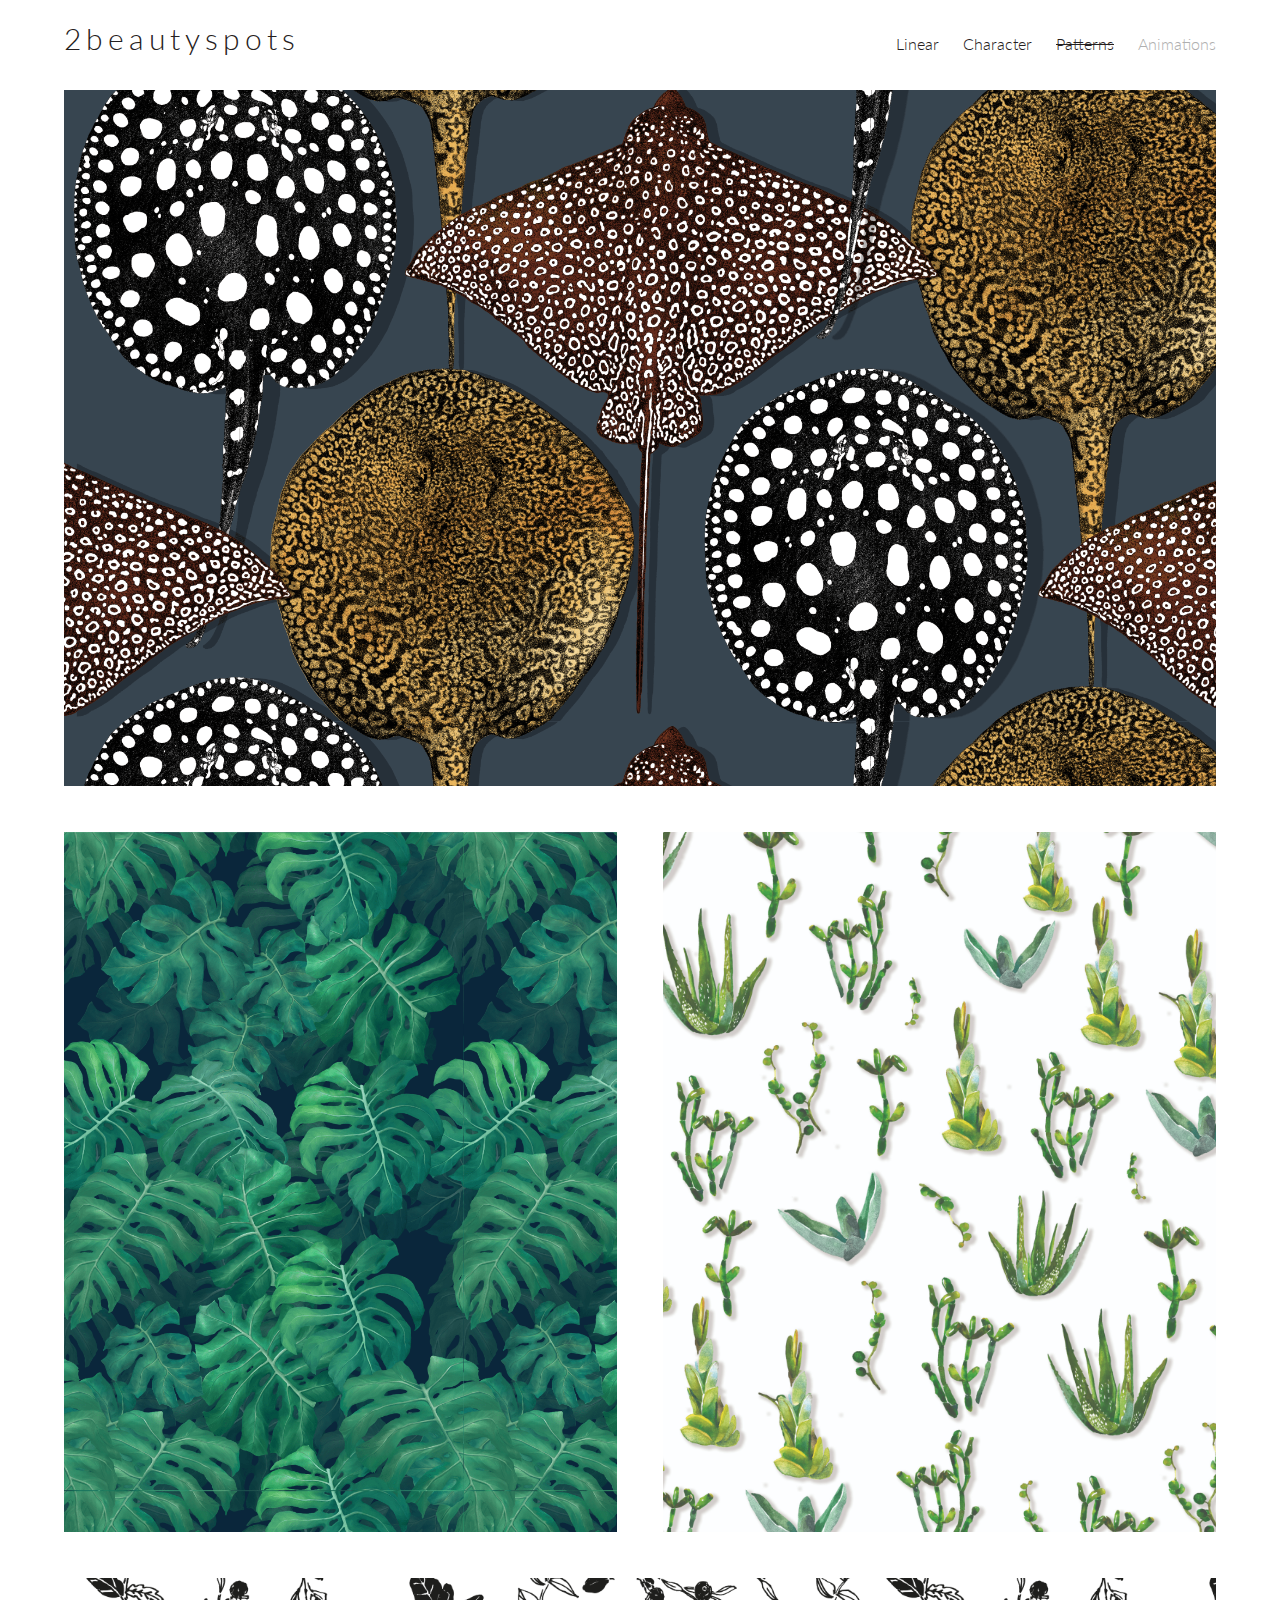
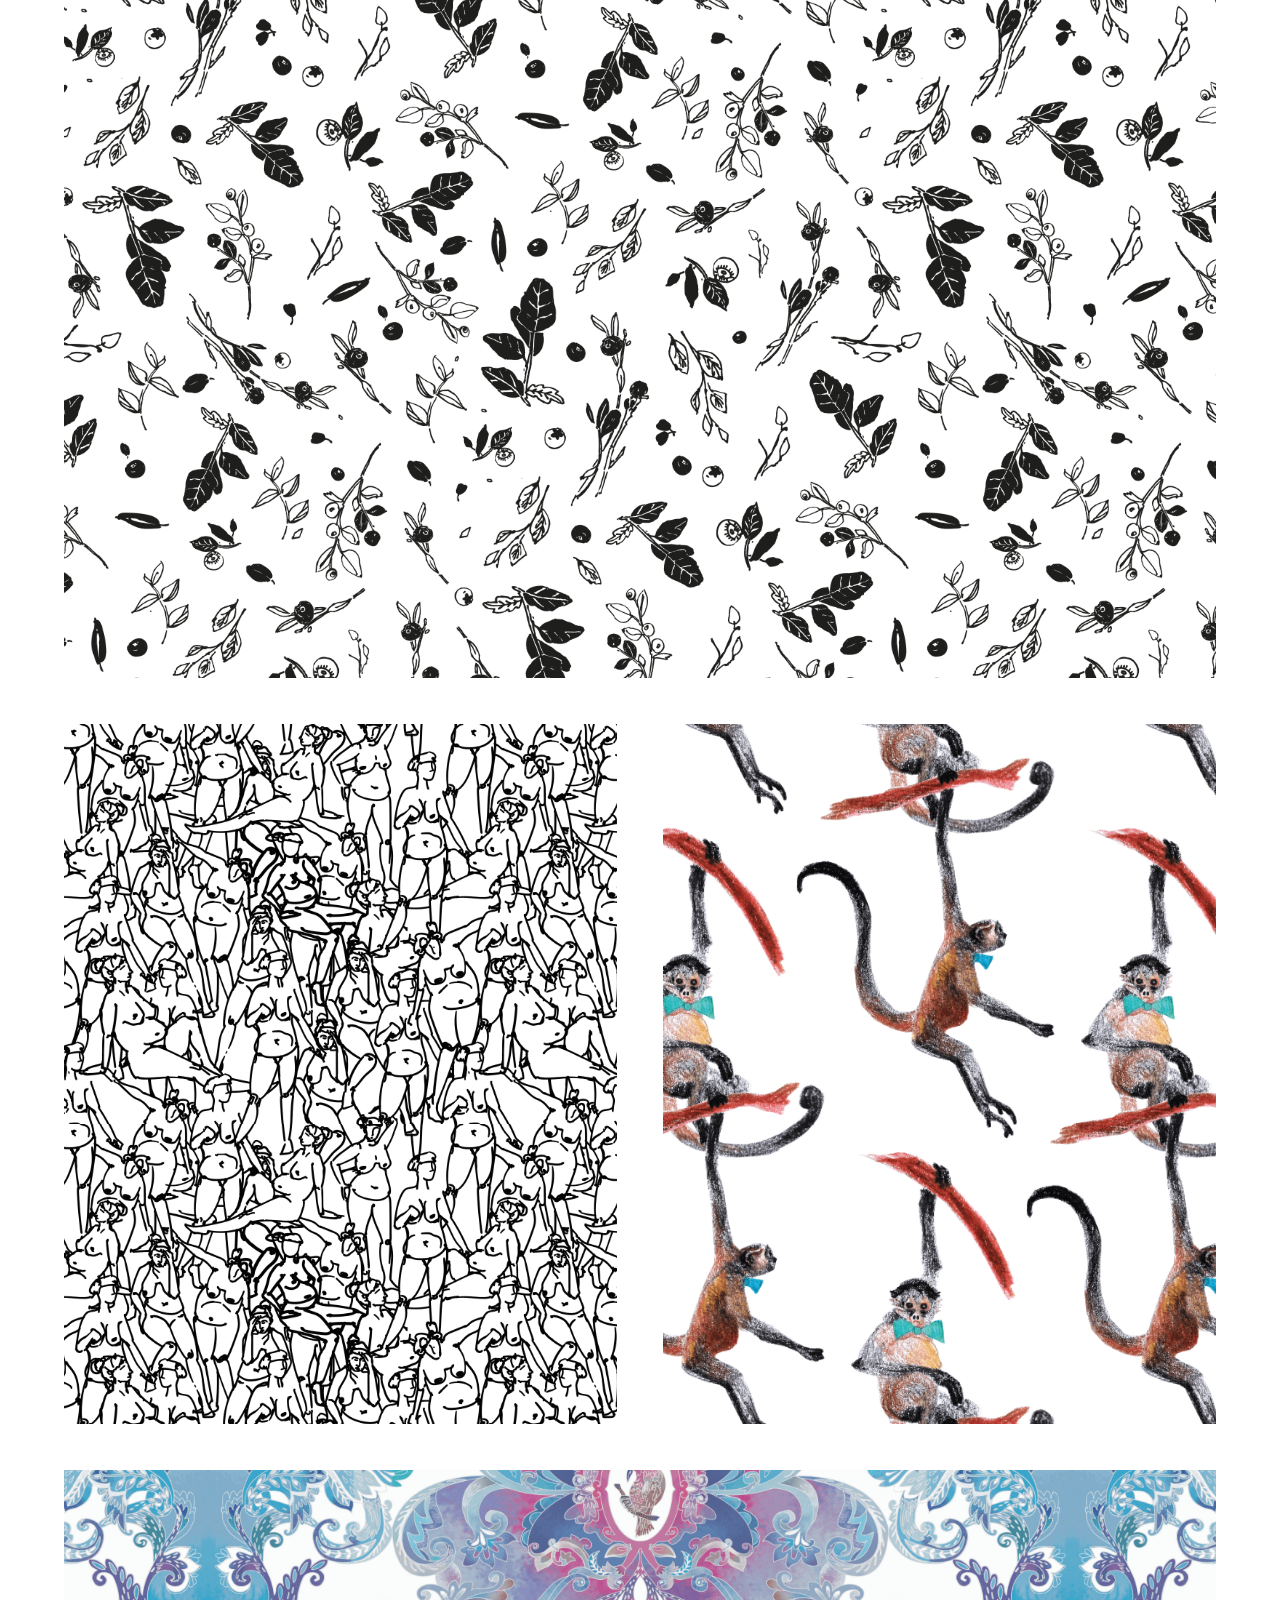
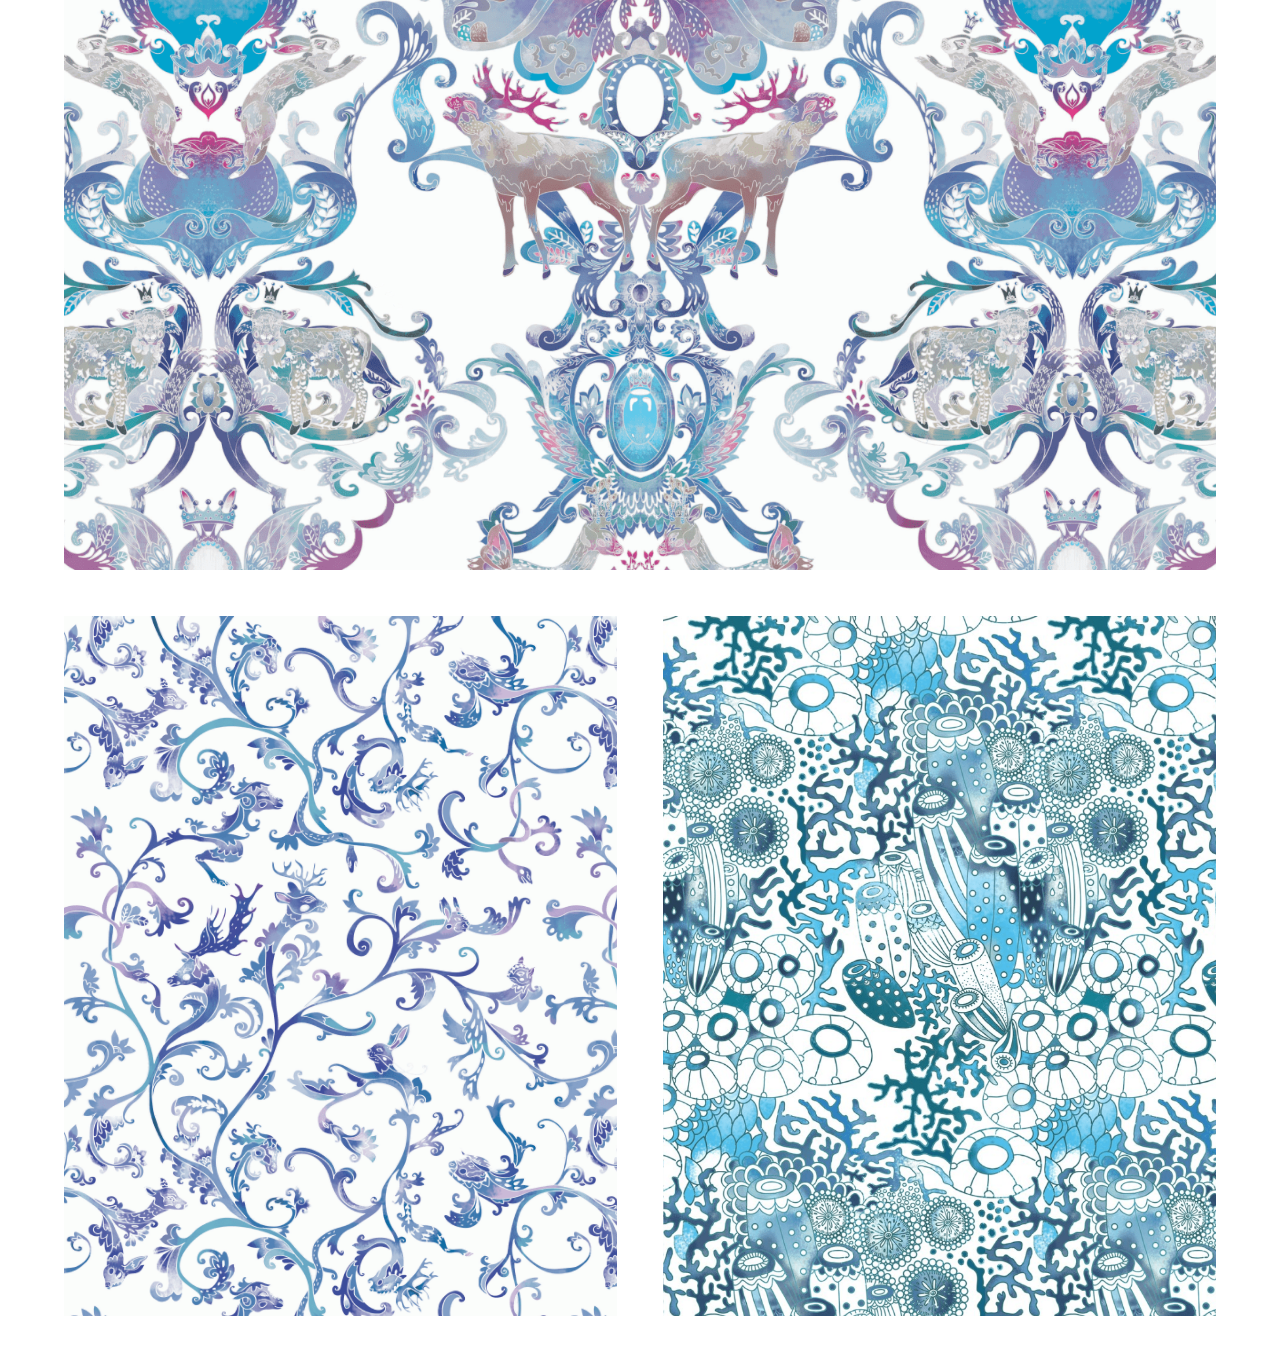
<file: patterns.html>
<!DOCTYPE html>
<html lang="en">
<head>

	<meta charset="UTF-8">
	<meta name="viewport" content="width=device-width, initial-scale=1">

<!-- LINKS -->

  <link rel="stylesheet" href="css/main.css">
  <script src="js/jquery-3.5.1.min.js"></script>
  <script src='js/jquery.zoom.js'></script>
  <script src="js/main.js"></script>

	<title>2beautyspots</title>

</head>

<!-- BODY -->
<body>

<!-- MENU -->

<div class="container">

<div class="popover" id="menu">
 <div class = 'content'>
  <a href="#" class="close"></a>
   <div class = 'nav'>
    <ul class = 'nav_list'>

      <div class = 'nav_list_item'>
    <li><a href="index.html">Linear</a></li>
      </div>
     <div class = 'nav_list_item'>
    <li><a href="solid.html">Character</a></li>
      </div>
    <div class = 'nav_list_item'>
    <li><a href="#">Patterns</a></li>
      </div>

<!--     <div class = 'nav_list_item'>
    <li><a href="#">Animations</a></li>
      </div> -->

  </ul>
  </div>
 </div>
 </div>
 </div>

<!-- HEADER -->

<div class="header">
  <h1 class="headline">2beautyspots</h1>

  <div class="menu">

    <a href="#menu" class="popupmenu">Menu</a>

    <span>
      <a href="index.html" class="text-menu">Linear</a>
      <a href="solid.html" class="text-menu">Character</a>
      <a href="#" class="text-menu" style="text-decoration: line-through;">Patterns</a>
      <a href="#" class="text-menu" style="color: #afafaf;">Animations</a>
    </span>
  </div>
</div>

<div class="wrap">

 <!-- 3 IMAGES - Section 1 -->

  <div class="image one">
    <div class="zoom">
    <div class="bg" id="skate" style="background-image: url(img/patterns/p-1.png);    background-size: 1280px;"></div>
      <img class="image-single" src="img/patterns/p-1.png" >
    </div>
  </div>

  <div class="wimages">
    <div class="image double">
      <div class="zoom">
      <div class="bg" style="background-image: url(img/patterns/p-2.png);    background-size: 400px;"></div>
        <img class="image-double" src="img/patterns/p-2.png" width='800'>
      </div>
    </div>


    <div class="image double">
      <div class="zoom">
        <div class="bg" style="background-image: url(img/patterns/p-11.png);   background-size: 800px; background-position: 70% center;"></div>
        <img class="image-double" src="img/patterns/p-11.png" width='800'>
      </div>
    </div>
  </div>

 <!-- 3 IMAGES - Section 2 -->

  <div class="image one">
    <div class="zoom">
      <div class="bg" style="background-image: url(img/patterns/p-6.png);"></div>
      <img class="image-single" src="img/patterns/p-6.png" width='800'>
    </div>
  </div>

  <div class="wimages">
    <div class="image double">
      <div class="zoom">
        <div class="bg" id="girls" style="background-image: url(img/patterns/p-4.png);    background-size: 400px;"></div>
        <img class="image-double" src="img/patterns/p-4.png" width='800'>
      </div>
    </div>

    <div class="image double">
      <div class="zoom">
        <div class="bg" style="background-image: url(img/patterns/p-3.png);    background-size: 460px;"></div>
        <img class="image-double" src="img/patterns/p-3.png" width='800'>
      </div>
    </div>
  </div>

 <!-- 3 IMAGES - Section 3 -->

  <div class="image one">
    <div class="zoom">
      <div class="bg" style="background-image: url(img/patterns/p-7.png);   background-size: 150%;     background-position: 93% -114%;"></div>
      <img class="image-single" src="img/patterns/p-7.png" >
    </div>
  </div>

  <div class="wimages">
    <div class="image double">
      <div class="zoom">
        <div class="bg" id="floral" style="background-image: url(img/patterns/p-8.png);    background-size: 1000px;"></div>
        <img class="image-double" src="img/patterns/p-8.png" width='800'>
      </div>
    </div>

    <div class="image double">
      <div class="zoom">
        <div class="bg" id="corral" style="background-image: url(img/patterns/p-9.png);    background-size: 720px;"></div>
        <img class="image-double" src="img/patterns/p-9.png" width='800'>
      </div>
    </div>
  </div>

</div>


<script>

</script>
</body>
</html>
</file>
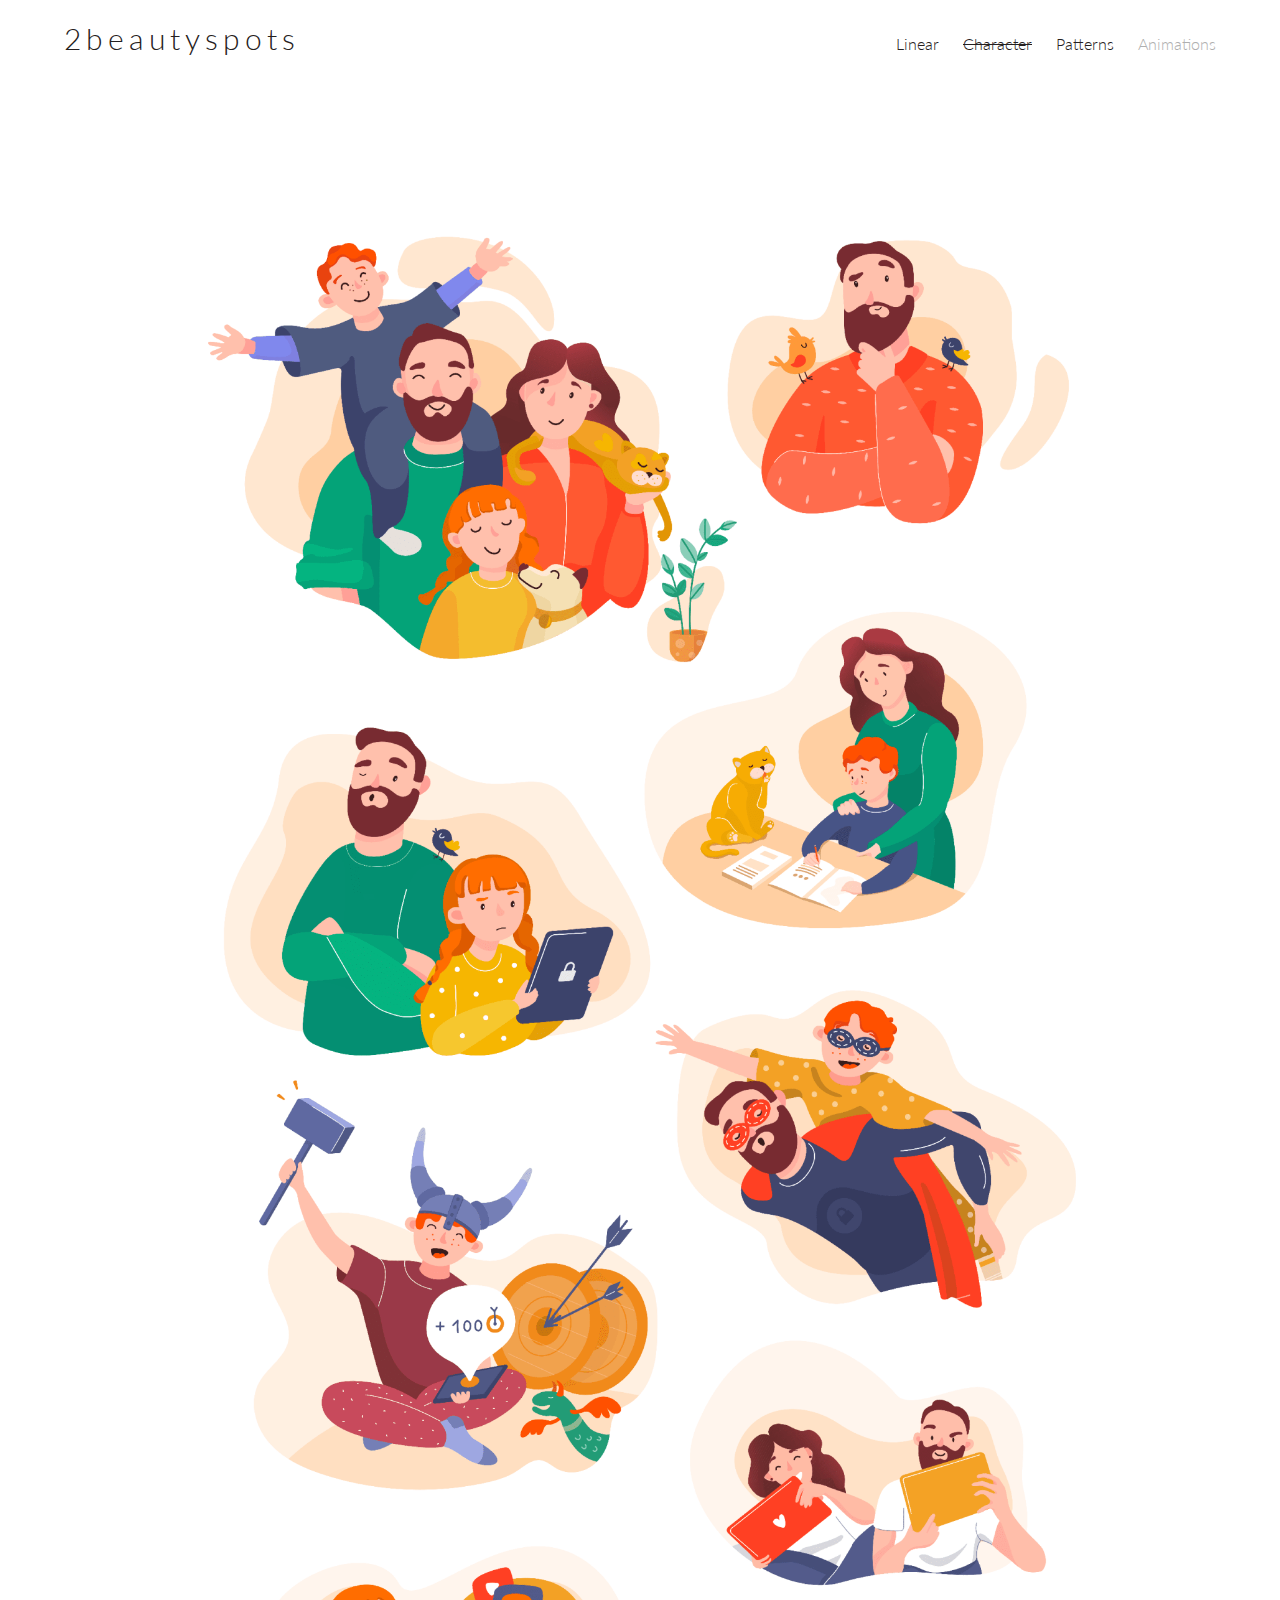
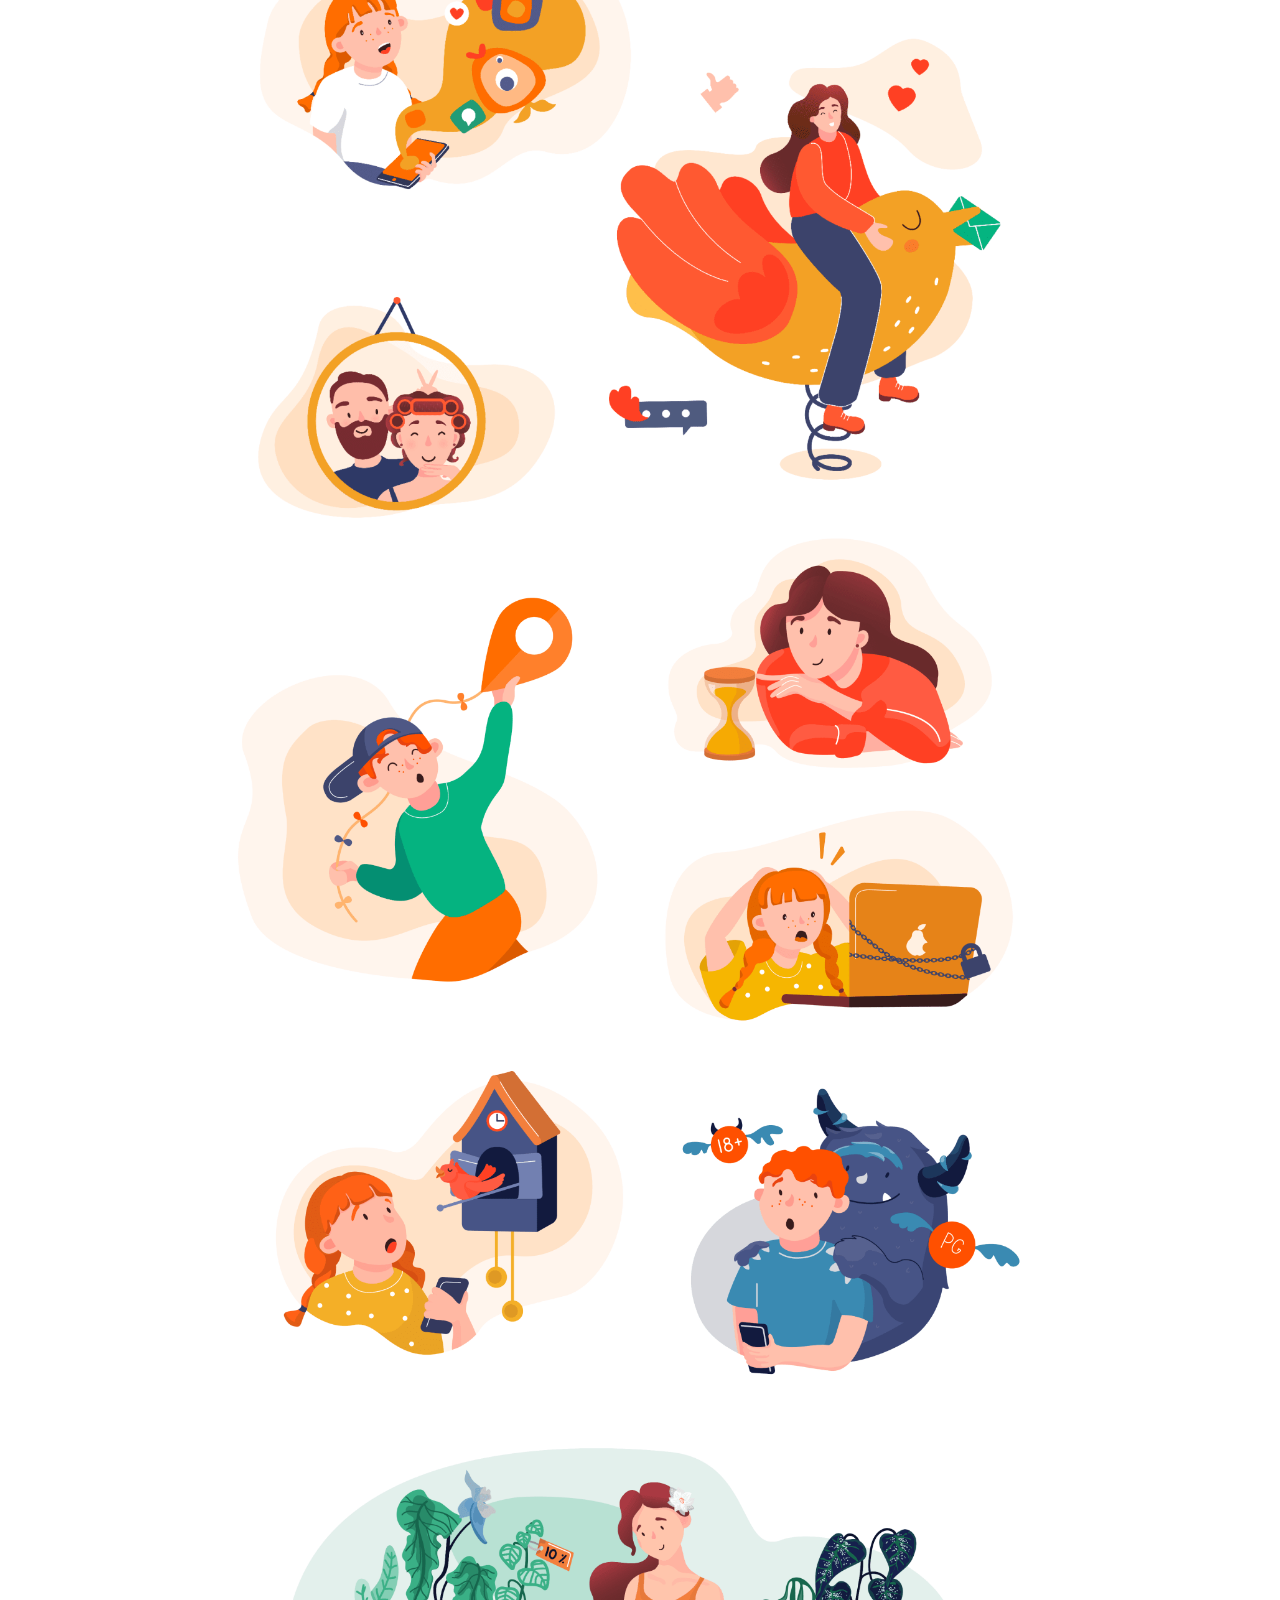
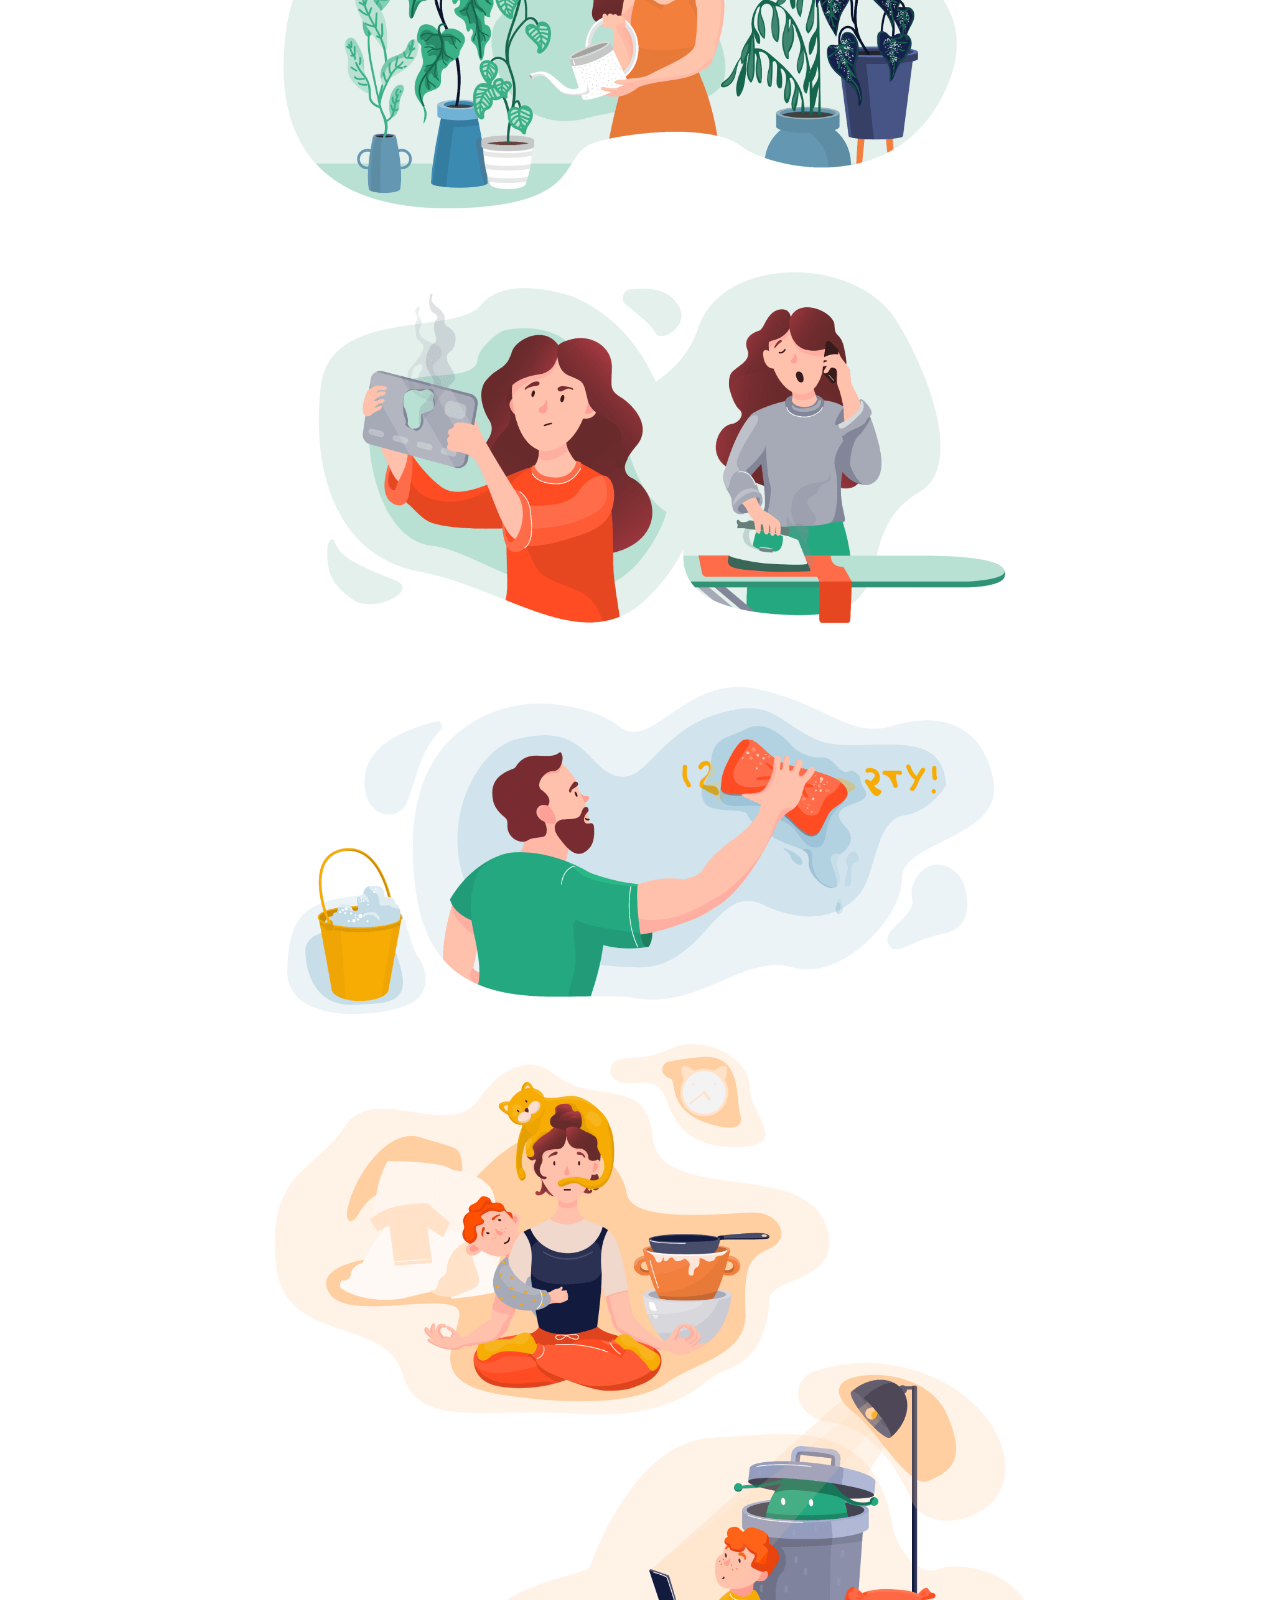
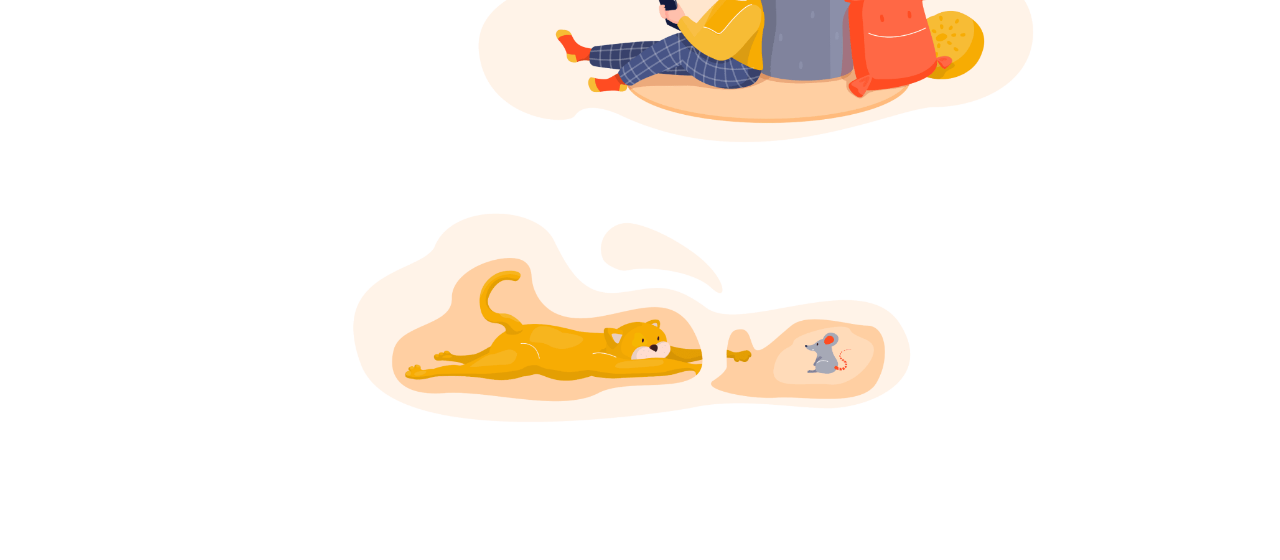
<file: solid.html>
<!DOCTYPE html>
<html lang="en">
<head>

	<meta charset="UTF-8">
	<meta name="viewport" content="width=device-width, initial-scale=1">

<!-- LINKS -->

  <link rel="stylesheet" href="css/main.css">
  <script src="js/jquery-3.5.1.min.js"></script>
  <script src='js/jquery.zoom.js'></script>
  <script src="js/main.js"></script>

	<title>2beautyspots</title>

</head>

<!-- BODY -->
<body>

<!-- MENU -->

<div class="container">

<div class="popover" id="menu">
 <div class = 'content'>
  <a href="#" class="close"></a>
   <div class = 'nav'>
    <ul class = 'nav_list'>

      <div class = 'nav_list_item'>
    <li><a href="index.html">Linear</a></li>
      </div>
     <div class = 'nav_list_item'>
    <li><a href="#">Character</a></li>
      </div>
    <div class = 'nav_list_item'>
    <li><a href="patterns.html">Patterns</a></li>
      </div>

 <!--    <div class = 'nav_list_item'>
    <li><a href="#">Animations</a></li>
      </div> -->

  </ul>
  </div>
 </div>
 </div>
 </div>

 <div class="header">
  <h1 class="headline">2beautyspots</h1>
  <div class="menu">

  <a href="#menu" class="popupmenu">Menu</a>

    <span>
      <a href="index.html" class="text-menu">Linear</a>
      <a href="solid.html" class="text-menu" style="text-decoration: line-through;">Character</a>
      <a href="patterns.html" class="text-menu">Patterns</a>
      <a href="#" class="text-menu" style="color: #afafaf;">Animations</a>
    </span>
  </div>
</div>

<div class="wrap-solid">

  <div class="image-solid">
    <div class="">
      <img class="image-single" src="img/solid/k-blocks-01.png" width='100%'>
    </div>
  </div>

  <div class="image-solid">
    <div class="">
      <img class="image-double" src="img/solid/k-blocks-02.png" width='100%'>
    </div>
  </div>

  <div class="image-solid">
    <div class="">
      <img class="image-double" src="img/solid/k-blocks-03.png" width='100%'>
    </div>
  </div>

  <div class="image-solid">
    <div class="">
      <img class="image-single" src="img/solid/k-blocks-04.png"  width='100%'>
    </div>
  </div>


</div>


<script>

</script>
</body>
</html>
</file>
<file: css/main.css>
@import url('https://fonts.googleapis.com/css2?family=Lato:wght@100;300;400&display=swap');

*{-webkit-tap-highlight-color: transparent;}

body,p,hr,h1,h2,h3,h4,h5{
  margin: 0;
  padding: 0;
  box-sizing: border-box;
}

body{
  background: white;
  font-family: tahoma;
  padding: 0;
  margin: 0;
  -webkit-font-smoothing: antialiased;
  text-rendering: optimizeLegibility!important;
}

a{text-decoration: none;}
a:link {
  color: #252020;
  background-color: transparent;
  text-decoration: none;
}
a:visited {
  color: #252020;
  background-color: transparent;
  text-decoration: none;
}

a:hover {
  color: #252020;
  background-color: transparent;
  text-decoration: underline;
}

a:active {
  color: #252020;
  background-color: transparent;
  text-decoration: underline;
}

.header{
  position: fixed;
  top: 0;
  width: 100%;
  height: 90px;
  margin: 0 auto;
  z-index: 99;
  background: white;
}

.headline{
  height: 100%;
  padding-left: 5%;
  padding-top: 20px;
  display: inline-block;
  letter-spacing: 5px;
  color: #252020;
  font-family: 'Lato', sans-serif;
  font-size: 30px;
  font-weight: 300;
}

 .popupmenu{
   display: none;
 }

.menu{
  font-weight: 400;
  font-family: 'Lato', sans-serif;
  float: right;
  padding-right: 5%;
  background: white;
  padding-top: 34px;
  padding-bottom: 15px;
}

.text-menu{
  padding-left: 20px;
  font-weight: 300;
  display: inline-block;
  font-family: 'Lato', sans-serif;
}

.wrap{
  width: 90%;
  margin: auto;
  /*margin-top: 100px;*/
 }

 .wrap-solid{
  width: 70%;
  margin: auto;
  margin-top: 100px;
 }

 .wimages{
    display: grid;
    grid-template-columns: 48% 48%;
    column-gap: 4%;
    margin-bottom: 4%;
 }

.image{
  /*position: relative;*/
  /*text-align: center;*/
  /*overflow: hidden;*/
  /*width: 90%;*/
  height: 700px;
  /*margin: 0 auto;*/
}

.one{
  margin-bottom: 4%;
}

.double{
  width: 100%;
}

.image .image-single{
  /*width: 100%;*/
}

.image .image-double{
  /*width: 47%;*/
}

.image .image-double:first-child{
  /*position: relative;*/
  /*width: 640px;*/
  /*left: 0;*/
  /*display: inline-block;*/
}
.image .image-double:last-child{
  /*position: absolute;*/
  /*right: 0;*/
  /*top: 0;*/
  /*display: inline-block;*/
}

.zoom{
  cursor: grab;
  /*position: unset;*/
  height: 100%;
  /*width: 900px;*/
  /*display: inline-block;*/
  /*overflow: hidden;*/
}

.zoomImg{
  /*width: 100%;*/
  /*height: none;*/
  transition: opacity 0.5s ease-out 0s;
}

.image-solid{
  text-align: center;
}

.bg{
  top: 0;
  position: absolute;
  width: 100%;
  height: 100%;
  background-repeat: repeat;
  background-size: 800px;
}

@media all and (max-width: 920px){

  .menu>span{
    display: none;
  }
   .popupmenu{
   display: inline-block;
 }

/*--------------------MENU------------------------*/

#menu{
  z-index: 100;
}
  .container {
    /*min-height: 100vh;*/
    display: flex;
    justify-content: center;
    align-items: center;
    scroll-behavior: smooth;
    /*background: #131313;*/
    font-family: 'Lato', sans-serif;
}

h1 a {
  font-size: 80px;
  color: #BF2E97;
  text-decoration: none;
  text-transform: uppercase;
}

.popover {
   display: none;
   box-shadow: 0px 6px 8px rgba(19, 19, 19, .7);
}

.popover:target {
  position: fixed;
  right: 0;
  top: 0;
  width: 100%;
  height: 100%;
  display: flex;
  align-items: center;
  justify-content: center;
}

.popover .content {
  display: flex;
  align-items: center;
  justify-content: center;
  position: relative;
  width: 0;
  height: 0;
  color: #fff;
  background-color: #080808;
  animation: .8s grow ease forwards;
  text-align: center;
  opacity: 0.9;
}

.nav_list  {
  list-style-type: none;
  padding-inline-start: 0;
}

.nav_list a {
  text-decoration: none;
  font-size: 50px;
  color: #fff;
}

.nav_list_item {
  height: 100%;
  overflow: hidden;
}

.nav_list li {
  padding: 15px 0;
  text-transform: uppercase;
  transform: translateY(200px);
  opacity: 0;
  animation: 1s slideUp ease forwards .5s;
  position: relative;
}

.nav_list li::before {
  content: '';
  position: absolute;
  height: 2px;
  width: 0px;
  left: 0;
  bottom: 10px;
  background: #ffffff;
  transition: all .5s ease;
}

.nav_list li:hover:before {
      width: 100%;
}

.popover p {
  padding: 50px;
  opacity: 0;
  animation: 1s fadeIn ease forwards 1s;
}

.popover .close::after {
  right: 0;
  top: 0;
  width: 50px;
  height: 50px;
  position: absolute;
  display: flex;
  z-index: 1;
  font-size: 30px;
  align-items: center;
  justify-content: center;
  /*background-color: #BF2E97;*/
  color: #fff;
  content: "×";
  cursor: pointer;
  opacity: 0;
  animation: 1s fadeIn ease forwards .5s;
}

@keyframes grow {
  100% {
    height: 100%;
    width: 100%;
 }
}

@keyframes fadeIn {
100% {
  opacity: 1;
 }
}

@keyframes slideUp {
  100% {
    transform: translateY(0);
    opacity: 1;
  }
}

/*--------------------MENU------------------------*/


  .double {
    margin-bottom: 4%;
  }
  .wimages{
    display: block;
  }
}
@media all and (max-width: 650px){
  .headline{
    position: absolute;
  }
  .header{
    height: inherit;
  }
  .text-menu{
    padding-left: 11px;
  }
/*  .menu{
    width: 100%;
    float: none;
    margin: 0px 5%;
    padding-right: 5%;
  }*/

  .popupmenu{
    display: inline-block;
    float: right;
  }
  #skate{
    background-size: 790px !important;
  }
}
</file>
